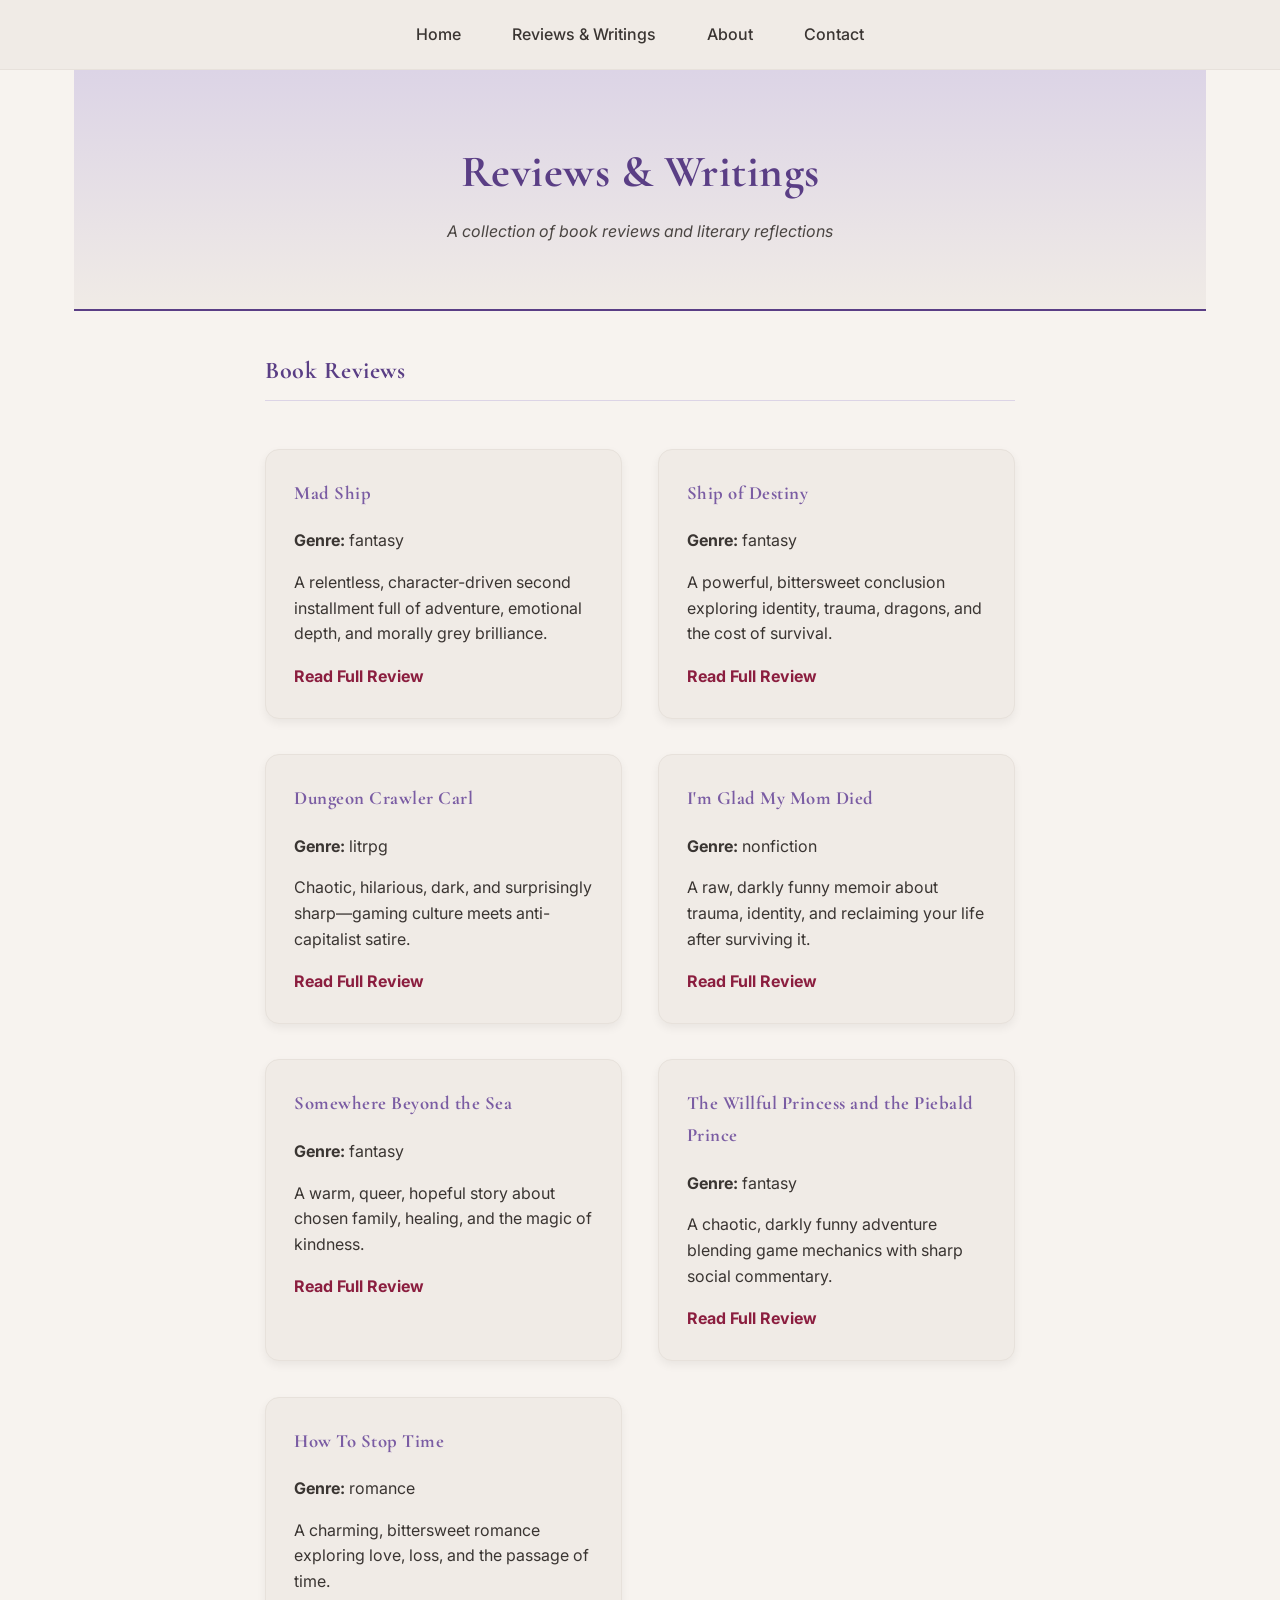
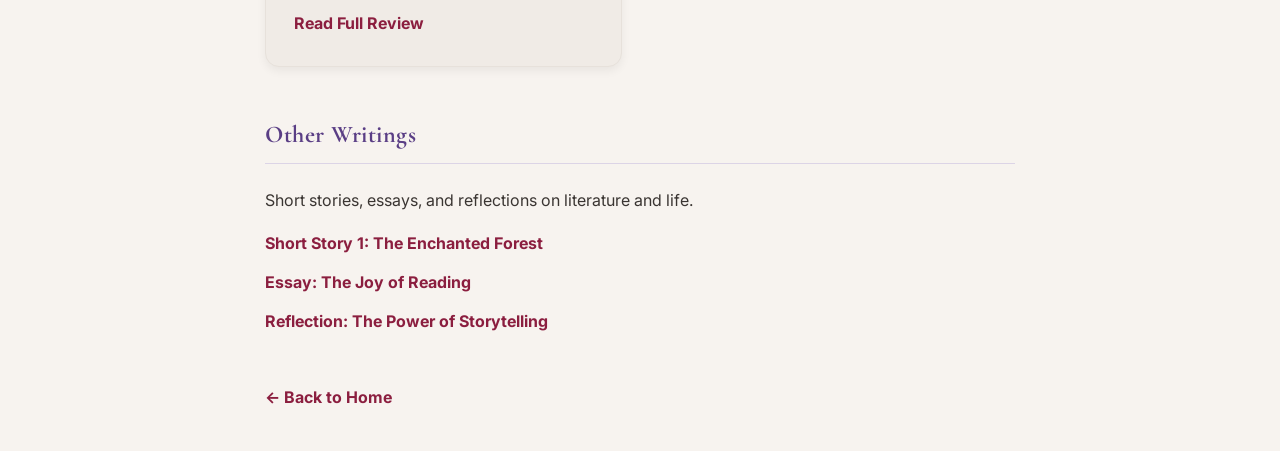
<file: reviews/index.html>
<!DOCTYPE html>
<html lang="en">
<head>
    <meta charset="UTF-8">
    <meta name="viewport" content="width=device-width, initial-scale=1.0">
    <title>Reviews & Writings</title>
    <link rel="stylesheet" href="../styles/main.css">
    <link href="https://fonts.googleapis.com/css2?family=Cormorant+Garamond:wght@400;600&family=Inter:wght@300;400;500&display=swap" rel="stylesheet">

</head>

<body>

    <nav class="site-nav">
        <a href="../index.html" class="nav-link">Home</a>
        <a href="../reviews/index.html" class="nav-link">Reviews & Writings</a>
        <a href="../about.html" class="nav-link">About</a>
        <a href="#" class="nav-link">Contact</a>
    </nav>
    
    <header class="review-header container">
        <h1>Reviews & Writings</h1>
        <p class="tagline">A collection of book reviews and literary reflections</p>
    </header>

    <main class="review-content container">

        <section class="review-section">
            <h2>Book Reviews</h2>

            <div id="reviews-container" class="review-cards"></div>

            <script>
                fetch('reviews.json')
                    .then(response => response.json())
                    .then(reviews => {
                        const container = document.getElementById('reviews-container');
                        reviews.forEach(review => {
                            const card = document.createElement('div');
                            card.className = 'review-card';
                            card.innerHTML = `
                                <h3>${review.title}</h3>
                                <p><strong>Genre:</strong> ${review.genre}</p>
                                <p>${review.summary}</p>
                                <a href="${review.link}" class="read-more">Read Full Review</a>
                            `;
                            container.appendChild(card);
                        });
                    })
                    .catch(error => console.error('Error loading reviews:', error));
            </script>

        <section class="review-section">
            <h2>Other Writings</h2>
            <p class="summary">Short stories, essays, and reflections on literature and life.</p>

            <ul class="writing-list">
                <li><a href="../writings/short-story-1.html">Short Story 1: The Enchanted Forest</a></li>
                <li><a href="../writings/essay-on-reading.html">Essay: The Joy of Reading</a></li>
                <li><a href="../writings/literary-reflection.html">Reflection: The Power of Storytelling</a></li>
            </ul>
        </section>

        <a href="../index.html" class="back-link"><- Back to Home</a>
    </main>
    
</body>
</html>
</file>
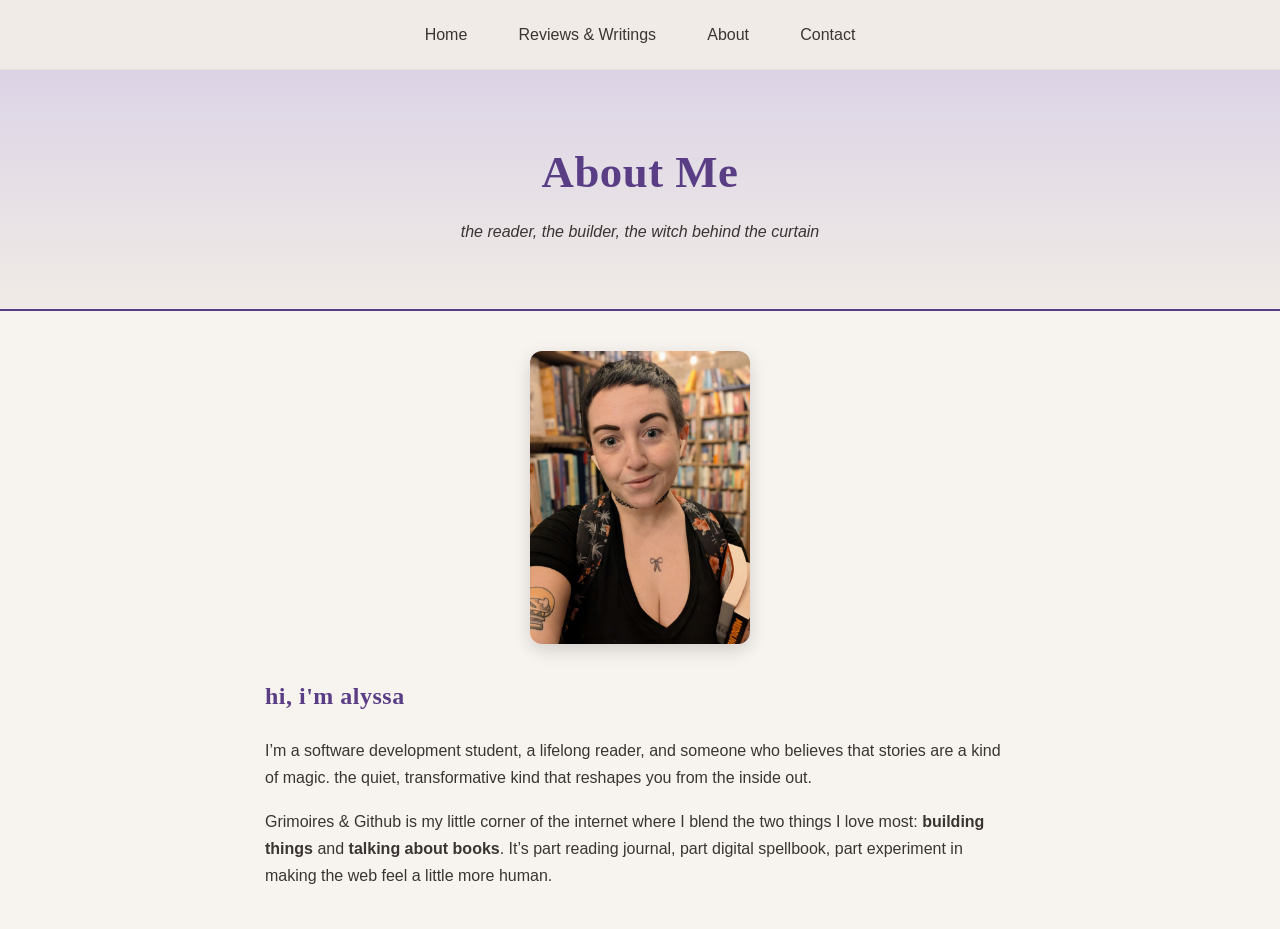
<file: about.html>
<!DOCTYPE html>
<html lang="en">
<head>
    <meta charset="UTF-8">
    <meta name="viewport" content="width=device-width, initial-scale=1.0">
    <title>About • Grimoires & Github</title>
    <link rel="stylesheet" href="/styles/main.css">
</head>

<body>

    <nav class="site-nav">
        <a href="/index.html" class="nav-link">Home</a>
        <a href="/reviews/index.html" class="nav-link">Reviews & Writings</a>
        <a href="/about.html" class="nav-link">About</a>
        <a href="#" class="nav-link">Contact</a>
    </nav>

    <header class="review-header">
        <h1>About Me</h1>
        <p class="review-meta">the reader, the builder, the witch behind the curtain</p>
    </header>

    <main class="review-content">

        <img src="/selfie.jpg" alt="A photo of Alyssa in a bookstore, surrounded by shelves of books." class="about-photo">
            <h2>hi, i'm alyssa</h2>
            <p>
                I’m a software development student, a lifelong reader, and someone who believes that 
                stories are a kind of magic. the quiet, transformative kind that reshapes you from the inside out.
            </p>
            <p>
                Grimoires & Github is my little corner of the internet where I blend the two things I love most:
                <strong>building things</strong> and <strong>talking about books</strong>.  
                It’s part reading journal, part digital spellbook, part experiment in making the web feel a little more human.
            </p>
        </section>
</file>
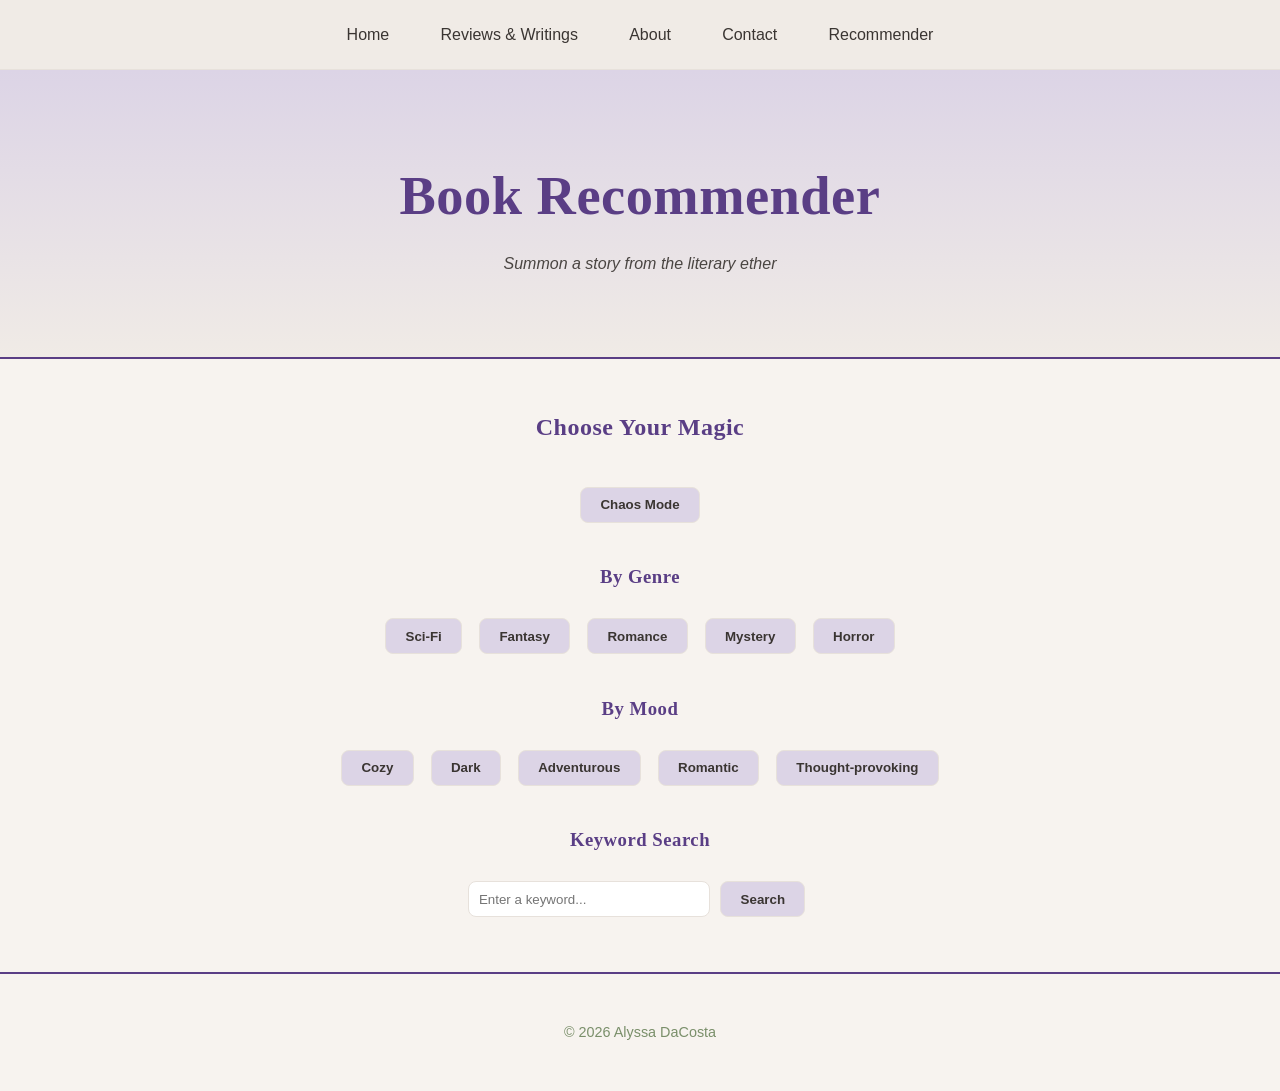
<file: recommender.html>
<!DOCTYPE html>
<html lang="en">
<head>
    <meta charset="UTF-8">
    <meta name="viewport" content="width=device-width, initial-scale=1.0">
    <title>Book Recommender • Grimoires and Github</title>

    <!-- Main site styles -->
    <link rel="stylesheet" href="/styles/main.css">

    <!-- Recommender script -->
    <script src="/assets/js/recommender.js" defer></script>
</head>

<body>

    <!-- Navigation -->
    <nav class="site-nav">
        <a href="/index.html" class="nav-link">Home</a>
        <a href="/reviews/index.html" class="nav-link">Reviews & Writings</a>
        <a href="/about/index.html" class="nav-link">About</a>
        <a href="#" class="nav-link">Contact</a>
        <a href="/recommender.html" class="nav-link">Recommender</a>
    </nav>

    <!-- Header -->
    <header class="hero">
        <h1>Book Recommender</h1>
        <p class="tagline">Summon a story from the literary ether</p>
    </header>

    <!-- Controls Section -->
    <section class="container" style="text-align:center; margin-top:3rem;">
        <h2>Choose Your Magic</h2>

        <div class="rec-controls">

            <!-- Chaos Mode -->
            <button class="rec-button" onclick="chaosMode()">Chaos Mode</button>

            <!-- Genre Buttons -->
            <h3 style="margin-top:2rem;">By Genre</h3>
            <button class="rec-button" onclick="genreMode('science_fiction')">Sci‑Fi</button>
            <button class="rec-button" onclick="genreMode('fantasy')">Fantasy</button>
            <button class="rec-button" onclick="genreMode('romance')">Romance</button>
            <button class="rec-button" onclick="genreMode('detective_and_mystery_stories')">Mystery</button>
            <button class="rec-button" onclick="genreMode('horror_tales')">Horror</button>

            <!-- Mood Buttons -->
            <h3 style="margin-top:2rem;">By Mood</h3>
            <button class="rec-button" onclick="moodMode('friendship')">Cozy</button>
            <button class="rec-button" onclick="moodMode('dystopia')">Dark</button>
            <button class="rec-button" onclick="moodMode('adventure')">Adventurous</button>
            <button class="rec-button" onclick="moodMode('romance')">Romantic</button>
            <button class="rec-button" onclick="moodMode('philosophy')">Thought‑provoking</button>

            <!-- Keyword Search -->
            <h3 style="margin-top:2rem;">Keyword Search</h3>
            <input id="keyword-input" type="text" placeholder="Enter a keyword..."
                   style="padding:0.6rem; border-radius:8px; border:1px solid var(--surface-alt); width:220px;">
            <button class="rec-button" onclick="keywordMode(document.getElementById('keyword-input').value)">
                Search
            </button>

        </div>
    </section>

    <!-- Recommendation Output -->
    <section id="recommendation-output" class="container"></section>

    <!-- Footer -->
    <footer>
        <p>&copy; 2026 Alyssa DaCosta</p>
    </footer>

</body>
</html>
</file>
<file: styles/main.css>
/* -------------------------------- */ 
/*          COLOR PALETTE           */ 
/* -------------------------------- */

:root {
    --background: #f7f3ef; /* warm parchment */
    --surface: #f0ebe6; /* soft card background */
    --surface-alt: #e7e1db; /* subtle contrast */
    --lavender-smoke: #dcd4e6; /* muted lavender */
    --witchy-purple: #5a3e85; /* deep purple */
    --witchy-purple-soft: #7a5ca3; /* softened version */
    --charcoal: #3a3532; /* warm charcoal */
    --charcoal-soft: #4a4542; /* softer text */
    --blood-red: #8b1e3f; /* rich blood red */
    --rose-blush: #d9a6b7; /* soft pink */
    --moss: #7a8f6a; /* earthy moss green */
    --moonstone: #b8c4d4; /* cool moonstone blue */
    --litrpg-blue: #6aa9ff; /* bright but soft digital blue */
    --memoir-clay: #b58a7a; /* warm, grounded clay */

}

/* -------------------------------- */ 
/*          GLOBAL STYLES           */ 
/* -------------------------------- */

body {
    font-family: 'Inter', sans-serif;
    background-color: var(--background);
    color: var(--charcoal);
    margin: 0;
    padding: 0;
    line-height: 1.7;
}

h1, h2, h3 {
    font-family: 'Cormorant Garamond', serif;
    color: var(--witchy-purple);
    letter-spacing: 0.5px;
}

.container {
    max-width: 1100px;
    margin: 0 auto;
    padding: 0 1.5rem;
}

section {
    margin-bottom: 4rem;
}


/* -------------------------------- */ 
/*          NAV BAR                */ 
/* -------------------------------- */

.site-nav {
    display: flex;
    justify-content: center;
    gap: 2rem;
    padding: 1rem 0;
    background-color: var(--surface);
    border-bottom: 1px solid var(--surface-alt);
    position: sticky;
    top: 0;
    z-index: 100;
}

.nav-link {
    text-decoration: none;
    font-weight: 500;
    color: var(--charcoal);
    padding: 0.3rem 0.6rem;
    border-radius: 6px;
    transition: background-color 0.2s ease, color 0.2s ease;
}


.nav-link:hover {
    background-color: var(--lavender-smoke);
    color: var(--witchy-purple);
}


/* -------------------------------- */ 
/*          HEADER + FOOTER         */ 
/* -------------------------------- */


header {
    text-align: center;
    padding: 3rem 1rem;
    background: linear-gradient(to bottom, var(--lavender-smoke), var(--surface));
    border-bottom: 2px solid var(--witchy-purple);
}

h1 {
    margin: 0;
    font-size: 3rem;
}

.tagline {
    font-style: italic;
    color: var(--charcoal-soft);
    margin-top: 0.5rem;
}

footer {
    text-align: center;
    padding: 2rem;
    font-size: 0.9rem;
    color: var(--moss);
    border-top: 2px solid var(--witchy-purple);
}



/* -------------------------------- */ 
/*              HERO                 */ 
/* -------------------------------- */

.hero {
    text-align: center;
    padding: 5rem 1rem 4rem;
    background: linear-gradient(
        to bottom,
        var(--lavender-smoke),
        var(--surface)
    );
    border-bottom: 2px solid var(--witchy-purple);
}

.hero h1 {
    font-size: 3.4rem;
    margin: 0;
}

.hero p {
    font-style: italic;
    color: var(--charcoal-soft);
    margin-top: 0.5rem;
}


/* -------------------------------- */ 
/*            REVIEW CARDS          */ 
/* -------------------------------- */


#home-review-cards {
    max-width: 900px;
    margin: 3rem auto;
    display: grid;
    grid-template-columns: repeat(auto-fit, minmax(250px, 1fr));
    gap: 2rem;
}

.home-review-card {
    background-color: var(--surface);
    border: 1px solid var(--surface-alt);
    padding: 1.5rem;
    border-radius: 14px;
    box-shadow: 0 4px 10px rgba(0, 0, 0, 0.05);
    transition: transform 0.2s ease, box-shadow 0.2s ease;
}

.home-review-card:hover {
    transform: translateY(-4px);
    box-shadow: 0 10px 24px rgba(0, 0, 0, 0.12);
}

.home-review-card h3 {
    margin-top: 0.5rem;
    font-size: 1.3rem;
}

.review-cards {
    max-width: 900px;
    margin: 3rem auto;
    display: grid;
    grid-template-columns: repeat(auto-fit, minmax(250px, 1fr));
    gap: 2.2rem;
}

.review-card {
    background-color: var(--surface);
    border: 1px solid var(--surface-alt);
    padding: 1.75rem;
    border-radius: 14px;
    box-shadow: 0 4px 10px rgba(0, 0, 0, 0.06);
    transition: transform 0.25s ease, box-shadow 0.25s ease;
}

.review-card:hover {
    transform: translateY(-4px);
    box-shadow: 0 10px 24px rgba(0, 0, 0, 0.12);
}

.review-card h3 {
    margin-top: 0;
    color: var(--witchy-purple-soft);
}

.review-card .summary {
    color: var(--charcoal);
    margin: 0.5rem 0 1rem;
}

/* Read More Link */

.read-more {
    color: var(--blood-red);
    text-decoration: none;
    font-weight: bold;
}

.read-more:hover {
    text-decoration: underline;
    color: var(--rose-blush);
}


/* -------------------------------- */ 
/*         GENRE TAGS              */ 
/* -------------------------------- */

.genre-tag {
    display: inline-block;
    padding: 0.25rem 0.6rem;
    border-radius: 6px;
    font-size: 0.8rem;
    font-weight: bold;
    color: var(--surface);
    margin-bottom: 0.5rem;
}

.genre-tag.fantasy { background-color: var(--witchy-purple); } 
.genre-tag.romance { background-color: var(--rose-blush); } 
.genre-tag.horror { background-color: var(--blood-red); } 
.genre-tag.scifi { background-color: var(--moonstone); } 
.genre-tag.mystery { background-color: var(--moss); } 
.genre-tag.litrpg { background-color: var(--witchy-purple-soft); } 
.genre-tag.nonfiction { background-color: var(--charcoal-soft); }
.genre-tag.litrpg { background-color: var(--litrpg-blue); }
.genre-tag.nonfiction { background-color: var(--memoir-clay); }


/* -------------------------------- */ 
/*          BOOK SHELF              */ 
/* -------------------------------- */

.bookshelf {
    max-width: 900px; 
    margin: 3rem auto; 
    padding: 2rem 1rem; 
    text-align: center;
}

.shelf-grid {
    display: grid;
    grid-template-columns: repeat(auto-fit, minmax(90px, 1fr));
    gap: 2rem 1.2rem;
    position: relative;
}

.bookshelf::before {
    content: "";
    position: absolute;
    left: 0;
    width: 100%;
    height: 14px;
    background: #c8b8a8;
    box-shadow: 0 4px 10px rgba(0,0,0,0.25);
}

.shelf-title {
    font-size: 2.2rem;
    margin-bottom: 1.5rem;
}

.shelf-grid {
    display: flex;
    justify-content: center;
    gap: 1.2rem;
    flex-wrap: wrap;
    margin-top: 1rem;
}

.book-spine {
    display: flex; 
    align-items: center; 
    justify-content: center; 
    width: 90px; 
    height: 240px; 
    border-radius: 4px; 
    text-decoration: none; 
    color: var(--surface); 
    font-weight: bold; 
    writing-mode: vertical-lr; 
    text-orientation: mixed; 
    padding: 1rem; 
    
    /* Book texture */ 
    background-image: linear-gradient( to bottom, rgba(255,255,255,0.15), rgba(0,0,0,0.1) ); 
    border: 2px solid rgba(0,0,0,0.2); 
    box-shadow: inset 0 0 6px rgba(255,255,255,0.2), 0 6px 12px rgba(0,0,0,0.2); 
    transition: transform 0.25s ease, box-shadow 0.25s ease;
}


.book-spine:hover {
    transform: translateY(-8px) scale(1.04); 
    box-shadow: 0 12px 24px rgba(0,0,0,0.25);
}

.book-spine.fantasy { background-color: var(--witchy-purple); } 
.book-spine.romance { background-color: var(--rose-blush); } 
.book-spine.horror { background-color: var(--blood-red); } 
.book-spine.scifi { background-color: var(--moonstone); } 
.book-spine.mystery { background-color: var(--moss); }
.book-spine.litrpg { background-color: var(--litrpg-blue); }
.book-spine.nonfiction { background-color: var(--memoir-clay); }


/* -------------------------------- */ 
/*          BOOK SHELF              */ 
/* -------------------------------- */

.review-header {
    text-align: center;
    padding: 4rem 1rem 3rem;
    background: linear-gradient(to bottom, var(--lavender-smoke), var(--surface));
    border-bottom: 2px solid var(--witchy-purple);
}

.review-header h1 {
    margin: 0;
    font-size: 2.8rem;
}


.review-meta {
    margin-top: 0.5rem;
    color: var(--charcoal);
    font-style: italic;
}

.review-content {
    max-width: 750px;
    margin: 2.5rem auto;
    padding: 0 1rem;
}

.review-section {
    margin-bottom: 2rem;
}

.review-section h2 {
    border-bottom: 1px solid var(--lavender-smoke);
    padding-bottom: 0.5rem;
    margin-bottom: 1.5rem;
}

.review-section p {
    line-height: 1.6;
    color: var(--charcoal);
}

/* Quotes */

blockquote {
    margin: 1re 0;
    padding: 1rem 1.5rem;
    background-color: var(--surface);
    border-left: 4px solid var(--witchy-purple);
    font-style: italic;
    color: var(--charcoal);
}

.back-link {
    display: inline-block;
    margin-top: 1rem;
    color: var(--blood-red);
    text-decoration: none;
    font-weight: bold;
}

.back-link:hover {
    text-decoration: underline;
    color: var(--rose-blush);
}

/* Other Writings */

.writing-list {
    list-style: none;
    padding: 0;
    margin-top: 1rem;
}

.writing-list li {
    margin-bottom: 0.75rem;
}   

.writing-list a {
    color: var(--blood-red);
    text-decoration: none;
    font-weight: bold;
}

.writing-list a:hover {
    text-decoration: underline;
    color: var(--rose-blush);
}


.about-photo {
    width: 220px;
    height: auto;
    border-radius: 12px;
    display: block;
    margin: 0 auto 2rem;
    box-shadow: 0 6px 18px rgba(0,0,0,0.15);
}


/* -------------------------------- */ 
/*     BOOK RECOMMENDATION CARD     */ 
/* -------------------------------- */

#recommendation-output {
    max-width: 700px;
    margin: 3rem auto;
    padding: 0 1rem;
}

.rec-card {
    background: var(--surface);
    border: 1px solid var(--surface-alt);
    padding: 2rem;
    border-radius: 16px;
    box-shadow: 0 6px 18px rgba(0,0,0,0.08);
    animation: fadeIn 0.4s ease-out;
    position: relative;
    overflow: hidden;
}

/* Decorative top border flourish */
.rec-card::before {
    content: "";
    position: absolute;
    top: 0;
    left: 0;
    height: 6px;
    width: 100%;
    background: linear-gradient(
        to right,
        var(--witchy-purple),
        var(--lavender-smoke),
        var(--witchy-purple)
    );
}

.rec-card h2 {
    margin-top: 0;
    font-family: 'Cormorant Garamond', serif;
    font-size: 2rem;
    color: var(--witchy-purple);
}

.rec-card p {
    margin: 0.5rem 0 1rem;
    color: var(--charcoal);
}

.rec-label {
    font-weight: bold;
    color: var(--witchy-purple-soft);
}

/* Genre + tags styling */
.rec-tags {
    margin: 1rem 0;
    padding: 0.75rem 1rem;
    background: var(--surface-alt);
    border-radius: 10px;
    font-size: 0.9rem;
    color: var(--charcoal-soft);
}

/* Summary box */
.rec-summary {
    margin-top: 1.5rem;
    padding: 1.2rem 1.4rem;
    background: var(--surface);
    border-left: 4px solid var(--witchy-purple);
    border-radius: 6px;
    font-style: italic;
    color: var(--charcoal);
}

/* Fade-in animation */
@keyframes fadeIn {
    from { opacity: 0; transform: translateY(10px); }
    to   { opacity: 1; transform: translateY(0); }
}


/* -------------------------------- */ 
/*         RECOMMENDER BUTTONS      */ 
/* -------------------------------- */

.rec-controls {
    text-align: center;
    margin: 2rem auto;
}

.rec-button {
    background: var(--lavender-smoke);
    color: var(--charcoal);
    border: 1px solid var(--surface-alt);
    padding: 0.6rem 1.2rem;
    margin: 0.4rem;
    border-radius: 8px;
    font-weight: 600;
    cursor: pointer;
    transition: background 0.2s ease, transform 0.2s ease;
}

.rec-button:hover {
    background: var(--witchy-purple-soft);
    color: var(--surface);
    transform: translateY(-2px);
}
</file>
